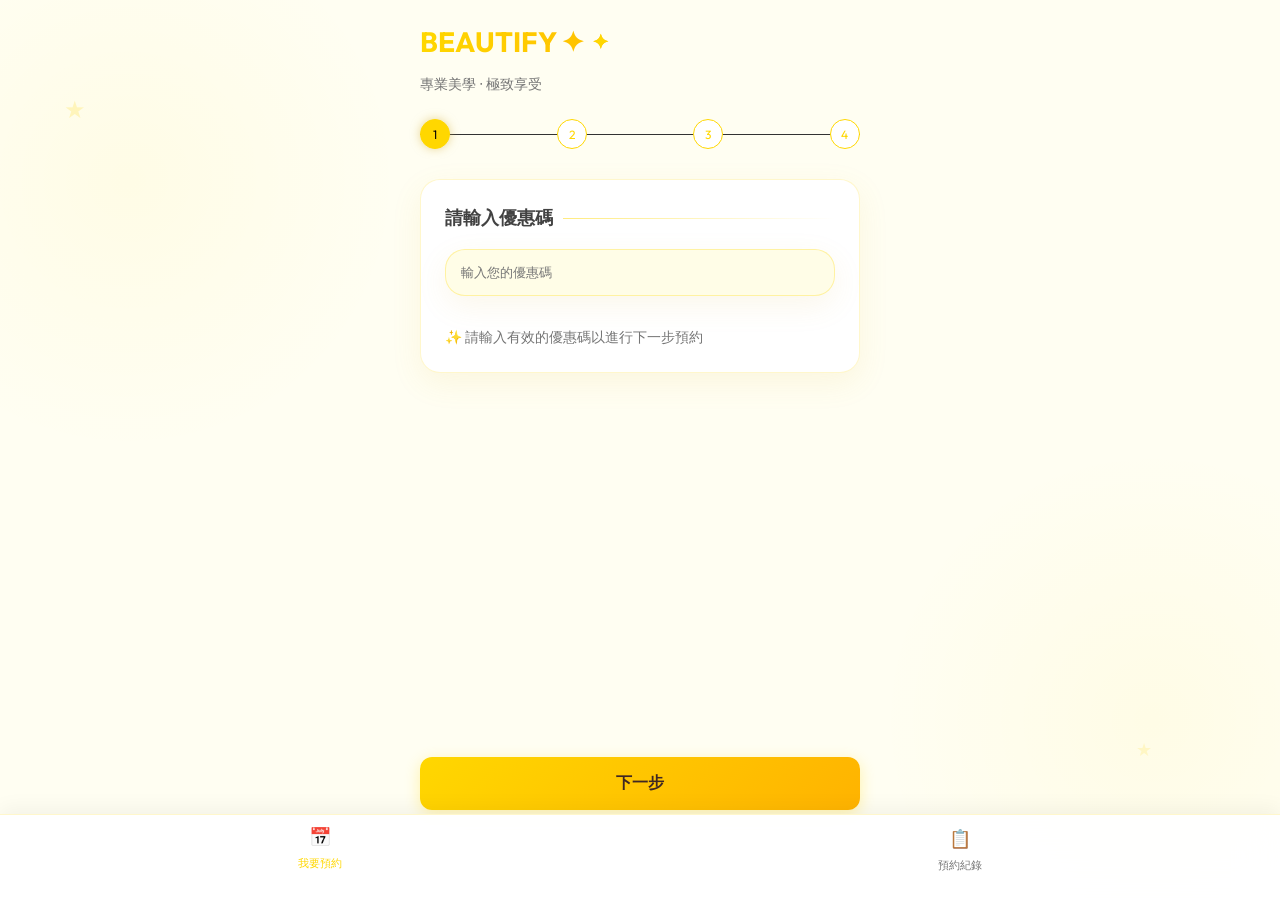
<file: index.html>
<!DOCTYPE html>
<html lang="zh-Hant">
<head>
    <meta charset="UTF-8">
    <meta name="viewport" content="width=device-width, initial-scale=1.0, maximum-scale=1.0, user-scalable=no">
    <title>線上美學預約系統</title>
    <link rel="preconnect" href="https://fonts.googleapis.com">
    <link rel="preconnect" href="https://fonts.gstatic.com" crossorigin>
    <link href="https://fonts.googleapis.com/css2?family=Outfit:wght@300;400;600;700&display=swap" rel="stylesheet">
    <link rel="stylesheet" href="style.css">
    <script src="https://static.line-scdn.net/liff/edge/2/sdk.js"></script>
</head>
<body>
    <div id="app">
        <!-- Floating Stars Background -->
        <div class="stars-container">
            <div class="star" style="top: 5%; left: 10%; animation-delay: 0s;">★</div>
            <div class="star" style="top: 15%; left: 85%; animation-delay: 1s;">★</div>
            <div class="star" style="top: 40%; left: 5%; animation-delay: 2s;">★</div>
            <div class="star" style="top: 60%; left: 90%; animation-delay: 1.5s;">★</div>
            <div class="star" style="top: 80%; left: 15%; animation-delay: 3s;">★</div>
        </div>
        <!-- Header -->
        <header>
            <h1>BEAUTIFY ✦</h1>
            <p class="subtitle">專業美學 ‧ 極致享受</p>
        </header>

        <!-- Progress Indicator -->
        <div class="step-indicator">
            <div class="step active" id="s1">1</div>
            <div class="step" id="s2">2</div>
            <div class="step" id="s3">3</div>
            <div class="step" id="s4">4</div>
        </div>

        <!-- Step 1: Promo Code Selection -->
        <section id="step1" class="card">
            <div class="section-title">請輸入優惠碼</div>
            <div class="input-group">
                <input type="text" id="promoCodeInput" placeholder="輸入您的優惠碼" class="card" style="width: 100%; border: 1px solid rgba(255,215,0,0.3); background: #FFFDE7; color: var(--text); padding: 15px; margin-bottom: 10px;">
                <p id="promo-msg" style="font-size: 12px; margin-top: 5px;"></p>
            </div>
            <div style="font-size: 14px; color: var(--text-muted); margin-top: 20px;">
                ✨ 請輸入有效的優惠碼以進行下一步預約
            </div>
        </section>

        <!-- Step 2: Service Selection -->
        <section id="step2" class="card hidden">
            <div class="section-title">選擇服務項目</div>
            <div id="service-list" class="item-list">
                <!-- Services injected here -->
            </div>
        </section>

        <!-- Step 3: Date & Time Selection -->
        <section id="step3" class="card hidden">
            <div class="section-title">選擇日期</div>
            <input type="date" id="dateInput" class="card" style="width: 100%; border: 1px solid rgba(255,215,0,0.3); background: #FFFDE7; color: var(--text); margin-bottom: 8px;">
            <div style="text-align: right; font-size: 12px; color: #ff4d4d; margin-bottom: 20px; font-weight: 600;">※ 僅每週三、六可預約</div>
            
            <div class="section-title">選擇預約時段</div>
            <div id="slot-list" class="slot-grid">
                <!-- Slots injected here -->
            </div>
        </section>

        <!-- Step 4: Personal Info & Summary -->
        <section id="step4" class="card hidden">
            <div class="section-title">填寫聯絡資訊</div>
            <div class="input-group" style="margin-bottom: 20px;">
                <label style="display: block; margin-bottom: 8px; font-size: 14px; color: var(--text-muted);">姓名</label>
                <input type="text" id="clientName" placeholder="請輸入姓名" class="card" style="width: 100%; border: 1px solid rgba(255,215,0,0.3); background: #FFFDE7; color: var(--text); padding: 12px;">
            </div>
            <div class="input-group" style="margin-bottom: 20px;">
                <label style="display: block; margin-bottom: 8px; font-size: 14px; color: var(--text-muted);">電話</label>
                <input type="tel" id="clientPhone" placeholder="請輸入電話" class="card" style="width: 100%; border: 1px solid rgba(255,215,0,0.3); background: #FFFDE7; color: var(--text); padding: 12px;">
            </div>

            <div class="section-title">確認預約資訊</div>
            <div id="summary" class="item-list" style="margin-bottom: 20px;">
                <!-- Summary content here -->
            </div>
            <!-- Removed deposit notice -->
        </section>

        <!-- Action Button -->
        <button id="nextBtn" class="btn-primary" disabled>下一步</button>

        <!-- History View (Initially Hidden) -->
        <section id="history-view" class="hidden" style="flex: 1; overflow-y: auto;">
            <div class="section-title">我的預約紀錄</div>
            <div id="booking-history" class="item-list">
                <!-- History injected here -->
            </div>
        </section>

        <!-- Bottom Navigation -->
        <div class="bottom-nav">
          <div class="nav-item active" onclick="switchView('booking')" id="nav-booking">
             <span style="font-size: 18px;">📅</span>
             <div>我要預約</div>
          </div>
          <div class="nav-item" onclick="switchView('history')" id="nav-history">
             <span style="font-size: 18px;">📋</span>
             <div>預約紀錄</div>
          </div>
        </div>
    </div>

    <script src="script_v2.js"></script>
</body>
</html>
</file>
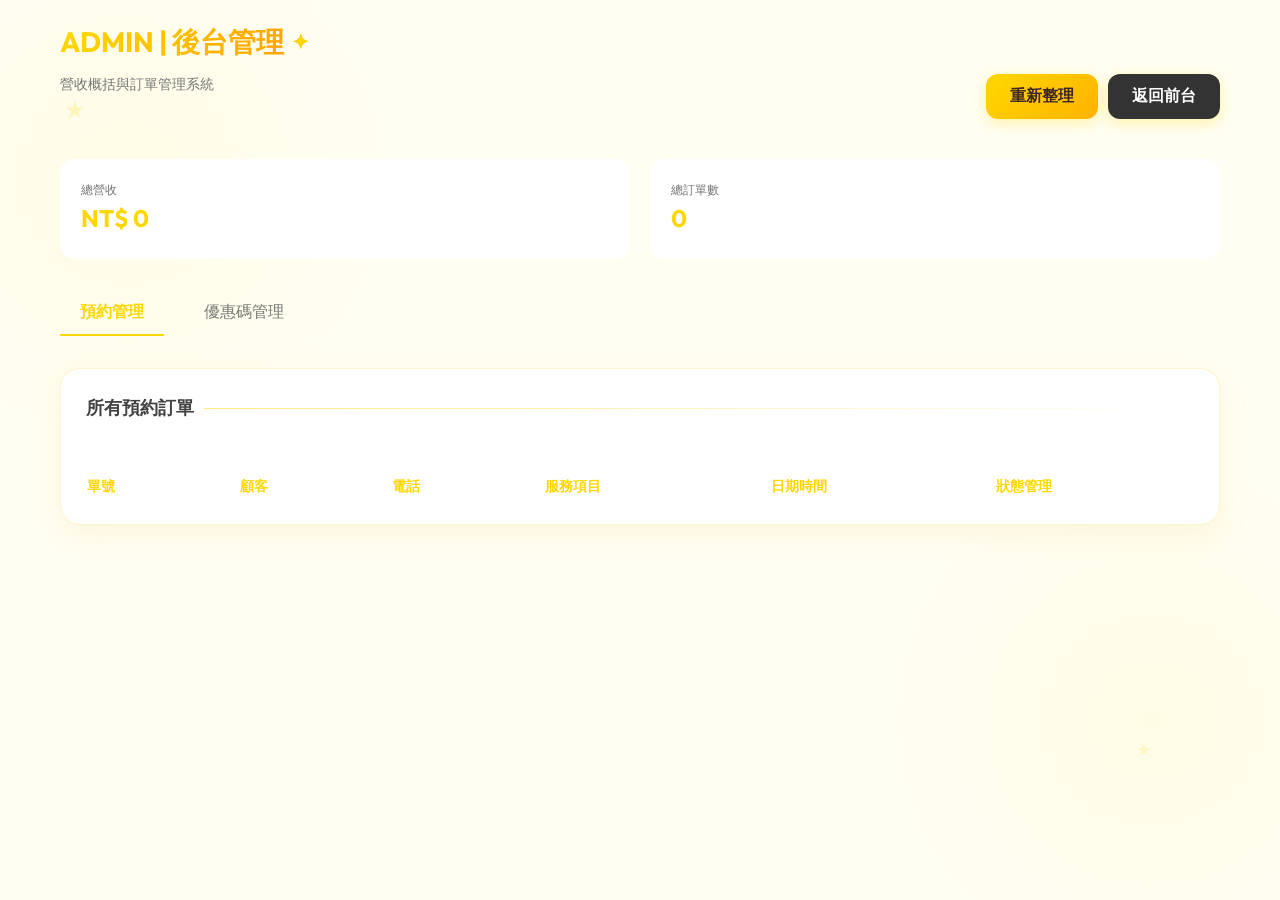
<file: admin.html>
<!DOCTYPE html>
<html lang="zh-Hant">

<head>
    <meta charset="UTF-8">
    <meta name="viewport" content="width=device-width, initial-scale=1.0">
    <title>BEAUTIFY | 管理後台</title>
    <link href="https://fonts.googleapis.com/css2?family=Outfit:wght@300;400;600;700&display=swap" rel="stylesheet">
    <link rel="stylesheet" href="style.css">
    <style>
        .admin-container {
            padding: 20px;
            max-width: 1200px;
            margin: 0 auto;
            min-height: 100vh;
        }

        .stats-grid {
            display: grid;
            grid-template-columns: repeat(auto-fit, minmax(200px, 1fr));
            gap: 20px;
            margin-bottom: 30px;
        }

        .stat-card {
            background: var(--surface);
            padding: 20px;
            border-radius: 15px;
            border: 1px solid rgba(255, 255, 255, 0.1);
        }

        .stat-value {
            font-size: 24px;
            font-weight: 700;
            color: var(--primary);
        }

        .stat-label {
            font-size: 12px;
            color: var(--text-muted);
            text-transform: uppercase;
        }

        table {
            width: 100%;
            border-collapse: collapse;
            margin-top: 20px;
            background: var(--surface);
            border-radius: 15px;
            overflow: hidden;
            border: 1px solid rgba(255, 255, 255, 0.05);
        }

        th,
        td {
            padding: 15px;
            text-align: left;
            border-bottom: 1px solid rgba(255, 255, 255, 0.05);
            color: var(--text);
            font-size: 14px;
        }

        th {
            background: rgba(255, 255, 255, 0.05);
            color: var(--primary);
            font-weight: 600;
        }

        tr:hover {
            background: rgba(255, 255, 255, 0.02);
        }

        select {
            background: #ffffff;
            color: #000000;
            border: 1px solid #cccccc;
            border-radius: 8px;
            padding: 6px 12px;
            font-family: inherit;
            font-size: 13px;
            outline: none;
            cursor: pointer;
            font-weight: 600;
        }

        select:focus {
            border-color: var(--primary);
        }

        .tab {
            padding: 10px 20px;
            cursor: pointer;
            color: var(--text-muted);
            transition: var(--transition);
            border-bottom: 2px solid transparent;
        }

        .tab.active {
            color: var(--primary);
            border-bottom-color: var(--primary);
            font-weight: 600;
        }

        .tab:hover {
            color: var(--text);
        }

        .loading-overlay {
            position: fixed;
            top: 0;
            left: 0;
            right: 0;
            bottom: 0;
            background: var(--bg);
            display: flex;
            align-items: center;
            justify-content: center;
            z-index: 2000;
            opacity: 1;
            transition: opacity 0.5s;
        }

        .hidden {
            display: none !important;
        }

        .fade-out {
            opacity: 0;
            pointer-events: none;
        }

        /* Modal Styles */
        .modal {
            position: fixed;
            top: 0;
            left: 0;
            width: 100%;
            height: 100%;
            background: rgba(0, 0, 0, 0.8);
            display: flex;
            align-items: center;
            justify-content: center;
            z-index: 3000;
            backdrop-filter: blur(5px);
        }

        .modal-content {
            background: var(--surface);
            padding: 30px;
            border-radius: 20px;
            width: 90%;
            max-width: 400px;
            border: 1px solid rgba(255, 255, 255, 0.1);
        }

        .form-group {
            margin-bottom: 20px;
        }

        .form-group label {
            display: block;
            margin-bottom: 8px;
            color: var(--text-muted);
            font-size: 13px;
        }

        .form-group input {
            width: 100%;
            background: rgba(255, 255, 255, 0.05);
            border: 1px solid rgba(255, 255, 255, 0.1);
            padding: 12px;
            border-radius: 10px;
            color: white;
            outline: none;
        }

        .form-group input:focus {
            border-color: var(--primary);
        }
    </style>
</head>

<body>
    <div id="loading" class="loading-overlay">
        <div style="text-align: center;">
            <h1 style="margin-bottom: 10px;">BEAUTIFY</h1>
            <p style="color: var(--text-muted);">正在加載管理數據...</p>
        </div>
    </div>

    <div class="admin-container">
        <header
            style="display: flex; justify-content: space-between; align-items: flex-end; margin-bottom: 40px; flex-wrap: wrap; gap: 20px;">
            <div>
                <h1>ADMIN | 後台管理</h1>
                <p class="subtitle">營收概括與訂單管理系統</p>
            </div>
            <div style="display: flex; gap: 10px;">
                <button class="btn-primary" onclick="loadData()"
                    style="width: auto; padding: 12px 24px; margin: 0;">重新整理</button>
                <button class="btn-primary" onclick="location.href='index.html'"
                    style="width: auto; padding: 12px 24px; margin: 0; background: #333; color: white;">返回前台</button>
            </div>
        </header>

        <!-- Stats Overview -->
        <div class="stats-grid">
            <div class="stat-card">
                <div class="stat-label">總營收</div>
                <div class="stat-value" id="totalIncome">NT$ 0</div>
            </div>
            <div class="stat-card">
                <div class="stat-label">總訂單數</div>
                <div class="stat-value" id="totalCount">0</div>
            </div>
            <div class="stat-card" style="display:none;">
                <div class="stat-label">設計師業績</div>
                <div id="designer-stats" style="margin-top: 10px; font-size: 12px; line-height: 1.8;">
                    載入中...
                </div>
            </div>
        </div>

        <div style="display: flex; gap: 20px; border-bottom: 2px solid rgba(255,255,255,0.05); margin-bottom: 30px;">
            <div class="tab active" onclick="switchAdminTab('bookings')" id="tab-bookings">預約管理</div>
            <div class="tab" style="display:none;" onclick="switchAdminTab('designers')" id="tab-designers">人員管理</div>
            <div class="tab" style="display:none;" onclick="switchAdminTab('groups')" id="tab-groups">時段群組管理</div>
            <div class="tab" onclick="switchAdminTab('promos')" id="tab-promos">優惠碼管理</div>
        </div>

        <!-- Booking List View -->
        <div id="view-bookings">
            <section class="card" style="padding: 10px;">
                <div class="section-title" style="padding: 15px 15px 0 15px;">所有預約訂單</div>
                <div style="overflow-x: auto;">
                    <table id="bookingTable">
                        <thead>
                            <tr>
                                <th>單號</th>
                                <th>顧客</th>
                                <th>電話</th>
                                <th>服務項目</th>
                                <th>日期時間</th>
                                <th style="display:none;">金額</th>
                                <th>狀態管理</th>
                            </tr>
                        </thead>
                        <tbody id="booking-list">
                            <!-- Data rows here -->
                        </tbody>
                    </table>
                </div>
            </section>
        </div>

        <!-- Designer Management View -->
        <div id="view-designers" class="hidden">
            <div style="display: flex; justify-content: flex-end; margin-bottom: 20px;">
                <button class="btn-primary" style="width: auto; padding: 10px 20px;" onclick="addDesigner()">+
                    新增設計師</button>
            </div>
            <section class="card" style="padding: 10px;">
                <div class="section-title" style="padding: 15px 15px 0 15px;">設計師 / 美容師名冊</div>
                <div style="overflow-x: auto;">
                    <table>
                        <thead>
                            <tr>
                                <th>ID</th>
                                <th>美照</th>
                                <th>姓名</th>
                                <th>專業領域</th>
                                <th>工作時數</th>
                                <th>休假日</th>
                                <th>時段間隔</th>
                                <th>目前狀態</th>
                                <th>操作</th>
                            </tr>
                        </thead>
                        <tbody id="designer-list-admin">
                            <!-- Designer rows here -->
                        </tbody>
                    </table>
                </div>
            </section>
        </div>

        <!-- Slot Groups View -->
        <div id="view-groups" class="hidden">
            <div style="display: flex; justify-content: flex-end; margin-bottom: 20px;">
                <button class="btn-primary" style="width: auto; padding: 10px 20px;" onclick="openGroupModal()">+
                    新增時段群組</button>
            </div>
            <section class="card" style="padding: 10px;">
                <div class="section-title" style="padding: 15px 15px 0 15px;">時段群組清單</div>
                <div style="overflow-x: auto;">
                    <table>
                        <thead>
                            <tr>
                                <th>群組名稱</th>
                                <th>包含時段</th>
                                <th>操作</th>
                            </tr>
                        </thead>
                        <tbody id="group-list-admin"></tbody>
                    </table>
                </div>
            </section>
        </div>

        <!-- Promo Code Management View -->
        <div id="view-promos" class="hidden">
            <div style="display: flex; justify-content: flex-end; margin-bottom: 20px;">
                <button class="btn-primary" style="width: auto; padding: 10px 20px;" onclick="openPromoModal()">+
                    新增優惠碼</button>
            </div>
            <section class="card" style="padding: 10px;">
                <div class="section-title" style="padding: 15px 15px 0 15px;">優惠碼統計與管理</div>
                <div style="overflow-x: auto;">
                    <table>
                        <thead>
                            <tr>
                                <th>優惠碼</th>
                                <th>描述</th>
                                <th>對象/推薦人</th>
                                <th>帶客數 (人)</th>
                                <th>狀態</th>
                                <th>操作</th>
                            </tr>
                        </thead>
                        <tbody id="promo-list-admin"></tbody>
                    </table>
                </div>
            </section>
        </div>
    </div>

    <!-- Designer Modal -->
    <div id="designerModal" class="modal hidden">
        <div class="modal-content">
            <h2 id="modalTitle">新增設計師</h2>
            <input type="hidden" id="editDesignerId">
            <div class="form-group">
                <label>姓名</label>
                <input type="text" id="designerName" placeholder="例如：Alice">
            </div>
            <div class="form-group">
                <label>專業領域</label>
                <input type="text" id="designerSpecialty" placeholder="例如：專業美甲師">
            </div>
            <div class="form-group">
                <label>休假日</label>
                <input type="text" id="designerOffDays" placeholder="例如：Monday">
            </div>
            <div class="form-group">
                <label>所屬時段群組 (套用後將覆蓋手動設定)</label>
                <select id="designerGroupId"
                    style="width: 100%; background: rgba(255, 255, 255, 0.05); border: 1px solid rgba(255, 255, 255, 0.1); padding: 12px; border-radius: 10px; color: white;">
                    <option value="">-- 手動模式 (使用下方時間設定) --</option>
                </select>
            </div>
            <div class="form-group">
                <label>服務開始時間</label>
                <select id="designerStartHour"
                    style="width: 100%; background: rgba(255, 255, 255, 0.05); border: 1px solid rgba(255, 255, 255, 0.1); padding: 12px; border-radius: 10px; color: white;">
                    <option value="8">08:00</option>
                    <option value="9">09:00</option>
                    <option value="10" selected>10:00</option>
                    <option value="11">11:00</option>
                    <option value="12">12:00</option>
                    <option value="13">13:00</option>
                </select>
            </div>
            <div class="form-group">
                <label>服務結束時間</label>
                <select id="designerEndHour"
                    style="width: 100%; background: rgba(255, 255, 255, 0.05); border: 1px solid rgba(255, 255, 255, 0.1); padding: 12px; border-radius: 10px; color: white;">
                    <option value="18">18:00</option>
                    <option value="19">19:00</option>
                    <option value="20" selected>20:00</option>
                    <option value="21">21:00</option>
                    <option value="22">22:00</option>
                    <option value="23">23:00</option>
                </select>
            </div>
            <div class="form-group">
                <label>時段間隔 (分鐘)</label>
                <select id="designerSlotInterval"
                    style="width: 100%; background: rgba(255, 255, 255, 0.05); border: 1px solid rgba(255, 255, 255, 0.1); padding: 12px; border-radius: 10px; color: white;">
                    <option value="30">30 分鐘</option>
                    <option value="45">45 分鐘</option>
                    <option value="60">60 分鐘</option>
                    <option value="90">90 分鐘</option>
                </select>
            </div>
            <div class="form-group">
                <label>照片 URL</label>
                <input type="text" id="designerPhoto" placeholder="https://...">
            </div>
            <div style="display: flex; gap: 10px; margin-top: 30px;">
                <button class="btn-primary" onclick="saveDesigner()">儲存資料</button>
                <button class="btn-primary" style="background: #333;" onclick="closeModal()">取消</button>
            </div>
        </div>
    </div>

    <!-- Group Modal -->
    <div id="groupModal" class="modal hidden">
        <div class="modal-content">
            <h2 id="groupModalTitle">新增時段群組</h2>
            <input type="hidden" id="editGroupId">
            <div class="form-group">
                <label>群組名稱</label>
                <input type="text" id="groupName" placeholder="例如：早班群組">
            </div>
            <div class="form-group">
                <label>包含時段 (以半形逗點分隔，如 10:00,11:30,14:00)</label>
                <textarea id="groupSlots" rows="4"
                    style="width: 100%; background: rgba(255, 255, 255, 0.05); border: 1px solid rgba(255, 255, 255, 0.1); padding: 12px; border-radius: 10px; color: white; outline: none;"></textarea>
            </div>
            <div style="display: flex; gap: 10px; margin-top: 30px;">
                <button class="btn-primary" onclick="saveSlotGroup()">儲存群組</button>
                <button class="btn-primary" style="background: #333;" onclick="closeGroupModal()">取消</button>
            </div>
        </div>
    </div>

    <!-- Promo Code Modal -->
    <div id="promoModal" class="modal hidden">
        <div class="modal-content">
            <h2 id="promoModalTitle">新增優惠碼</h2>
            <div class="form-group">
                <label>優惠碼 (必填)</label>
                <input type="text" id="promoCode" placeholder="例如：HELLO2024">
            </div>
            <div class="form-group">
                <label>描述</label>
                <input type="text" id="promoDesc" placeholder="例如：新朋友 8 折優惠">
            </div>
            <div class="form-group">
                <label>對象/推薦人 ID</label>
                <input type="text" id="promoReferral" placeholder="推薦人姓名或 ID">
            </div>
            <div class="form-group">
                <label>狀態</label>
                <select id="promoStatus"
                    style="width: 100%; background: rgba(255, 255, 255, 0.05); border: 1px solid rgba(255, 255, 255, 0.1); padding: 12px; border-radius: 10px; color: white;">
                    <option value="Active">🟢 啟用中</option>
                    <option value="Inactive">🔴 已停用</option>
                </select>
            </div>
            <div style="display: flex; gap: 10px; margin-top: 30px;">
                <button class="btn-primary" onclick="savePromoCode()">儲存優惠碼</button>
                <button class="btn-primary" style="background: #333;" onclick="closePromoModal()">取消</button>
            </div>
        </div>
    </div>

    <script src="admin.js"></script>
</body>

</html>
</file>
<file: style.css>
/* 
 * Beauty Reservation System - Premium Design System
 */

:root {
  --primary: #FFD700;
  /* Gold/Yellow */
  --secondary: #FFF9C4;
  /* Light Yellow Background */
  --accent: #FFC107;
  /* Amber */
  --bg: #FFFEF2;
  /* Very Light Cream */
  --surface: #FFFFFF;
  /* White Surface */
  --text: #424242;
  /* Dark Grey Text */
  --text-muted: #757575;
  /* Muted Text */
  --transition: all 0.4s cubic-bezier(0.16, 1, 0.3, 1);
  --star-color: #FFD700;
}

* {
  box-sizing: border-box;
  margin: 0;
  padding: 0;
  -webkit-tap-highlight-color: transparent;
}

body {
  font-family: 'Outfit', 'Inter', sans-serif;
  background-color: var(--bg);
  background-image: 
    radial-gradient(circle at 10% 20%, rgba(255, 215, 0, 0.05) 0%, transparent 20%),
    radial-gradient(circle at 90% 80%, rgba(255, 215, 0, 0.05) 0%, transparent 20%);
  color: var(--text);
  line-height: 1.6;
  overflow-x: hidden;
  min-height: 100vh;
  position: relative;
}

body::before {
  content: '★';
  position: fixed;
  top: 10%;
  left: 5%;
  font-size: 24px;
  color: var(--primary);
  opacity: 0.2;
  animation: twinkle 3s infinite ease-in-out;
}

body::after {
  content: '★';
  position: fixed;
  bottom: 15%;
  right: 10%;
  font-size: 18px;
  color: var(--primary);
  opacity: 0.15;
  animation: twinkle 4s infinite ease-in-out 1s;
}

@keyframes twinkle {
  0%, 100% { opacity: 0.1; transform: scale(1); }
  50% { opacity: 0.4; transform: scale(1.2); }
}

#app {
  max-width: 480px;
  margin: 0 auto;
  min-height: 100vh;
  padding: 20px 20px 120px 20px;
  /* Space for fixed bottom nav and button */
  display: flex;
  flex-direction: column;
  position: relative;
}

/* Glassmorphism Card Style */
.card {
  background: var(--surface);
  border: 1px solid rgba(255, 215, 0, 0.2);
  border-radius: 20px;
  padding: 24px;
  margin-bottom: 16px;
  box-shadow: 0 10px 30px rgba(212, 175, 55, 0.1);
  transition: var(--transition);
  animation: slideUp 0.6s ease-out forwards;
}

.card:active {
  transform: scale(0.98);
}

h1 {
  font-size: 28px;
  font-weight: 700;
  margin-bottom: 8px;
  background: linear-gradient(to right, #FFD700, #FFA000);
  -webkit-background-clip: text;
  -webkit-text-fill-color: transparent;
  display: flex;
  align-items: center;
  gap: 8px;
}

h1::after {
  content: '✦';
  font-size: 20px;
  -webkit-text-fill-color: var(--primary);
}

.subtitle {
  font-size: 14px;
  color: var(--text-muted);
  margin-bottom: 24px;
}

/* Sections */
.section-title {
  font-size: 18px;
  font-weight: 600;
  margin-bottom: 16px;
  display: flex;
  align-items: center;
  gap: 10px;
}

.section-title::after {
  content: '';
  flex-grow: 1;
  height: 1px;
  background: linear-gradient(to right, rgba(255, 215, 0, 0.5), transparent);
}

/* Item Grids */
.item-grid {
  display: grid;
  grid-template-columns: repeat(2, 1fr);
  gap: 12px;
}

.item-list {
  display: flex;
  flex-direction: column;
  gap: 12px;
}

/* Designer Card */
.designer-card {
  text-align: center;
}

.designer-card img {
  width: 80px;
  height: 80px;
  border-radius: 50%;
  object-fit: cover;
  border: 2px solid var(--primary);
  margin-bottom: 12px;
  box-shadow: 0 0 15px rgba(212, 175, 55, 0.3);
}

/* Selected State */
.selected {
  border: 2px solid var(--primary) !important;
  background: rgba(212, 175, 55, 0.1) !important;
}

/* Buttons */
.btn-primary {
  width: 100%;
  background: linear-gradient(135deg, #FFD700, #FFB300);
  color: #3E2723;
  border: none;
  border-radius: 12px;
  padding: 16px;
  font-size: 16px;
  font-weight: 700;
  cursor: pointer;
  margin-top: auto;
  box-shadow: 0 4px 15px rgba(255, 215, 0, 0.3);
  transition: var(--transition);
}

.btn-primary:disabled {
  background: #333;
  color: #666;
  box-shadow: none;
}

/* Bottom Navigation Bar */
.bottom-nav {
  position: fixed;
  bottom: 0;
  left: 0;
  right: 0;
  background: rgba(255, 255, 255, 0.95);
  backdrop-filter: blur(20px);
  -webkit-backdrop-filter: blur(20px);
  border-top: 1px solid rgba(255, 215, 0, 0.2);
  display: flex;
  justify-content: space-around;
  padding: 10px 0 25px 0;
  z-index: 1000;
  box-shadow: 0 -5px 20px rgba(0,0,0,0.05);
}

.nav-item {
  text-align: center;
  font-size: 11px;
  color: var(--text-muted);
  cursor: pointer;
  transition: var(--transition);
  flex: 1;
}

.nav-item.active {
  color: var(--primary);
  transform: translateY(-2px);
}

.nav-item div {
  margin-top: 4px;
}

/* Adjust app container for bottom nav */
#app {
  padding-bottom: 90px;
}

/* Status Badges & Buttons */
.status-badge {
  padding: 4px 10px;
  border-radius: 12px;
  font-size: 11px;
  font-weight: 600;
  text-transform: uppercase;
}

.pending {
  background: rgba(212, 175, 55, 0.2);
  color: #D4AF37;
}

.confirmed {
  background: rgba(76, 175, 80, 0.2);
  color: #4CAF50;
}

.cancelled {
  background: rgba(244, 67, 54, 0.2);
  color: #F44336;
}

.completed {
  background: rgba(33, 150, 243, 0.2);
  color: #2196F3;
}

.btn-cancel {
  background: transparent;
  border: 1px solid #F44336;
  color: #F44336;
  padding: 6px 12px;
  border-radius: 8px;
  font-size: 12px;
  margin-top: 10px;
  cursor: pointer;
  width: 100%;
  transition: var(--transition);
}

.btn-cancel:active {
  background: rgba(244, 67, 54, 0.1);
}

/* Time Slot Selector */
.slot-grid {
  display: grid;
  grid-template-columns: repeat(3, 1fr);
  gap: 8px;
}

.slot {
  background: #FFFDE7;
  border: 1px solid rgba(255, 215, 0, 0.3);
  padding: 10px;
  text-align: center;
  border-radius: 8px;
  font-size: 14px;
  cursor: pointer;
  transition: var(--transition);
  color: var(--text);
}

.slot:active {
  transform: scale(0.95);
}

.slot.selected {
  background: var(--primary) !important;
  color: #000 !important;
  border-color: var(--primary) !important;
  box-shadow: 0 0 10px rgba(212, 175, 55, 0.3);
}

.slot.disabled {
  opacity: 0.3;
  cursor: not-allowed;
  background: #F5F5F5 !important;
  border-color: #E0E0E0 !important;
  color: #BDBDBD !important;
  pointer-events: none;
}

/* Animations */
@keyframes slideUp {
  from {
    opacity: 0;
    transform: translateY(20px);
  }

  to {
    opacity: 1;
    transform: translateY(0);
  }
}

/* Floating Stars */
.stars-container {
  position: fixed;
  top: 0;
  left: 0;
  width: 100%;
  height: 100%;
  pointer-events: none;
  z-index: 0;
}

.star {
  position: absolute;
  color: var(--primary);
  font-size: 20px;
  opacity: 0;
  animation: floatStar 5s infinite ease-in-out;
}

@keyframes floatStar {
  0%, 100% { opacity: 0; transform: translateY(0) scale(0.5) rotate(0deg); }
  50% { opacity: 0.3; transform: translateY(-20px) scale(1.2) rotate(20deg); }
}

.hidden {
  display: none !important;
}

/* Modal System */
.modal {
  position: fixed;
  top: 0;
  left: 0;
  right: 0;
  bottom: 0;
  background: rgba(0, 0, 0, 0.8);
  backdrop-filter: blur(8px);
  z-index: 2000;
  display: flex;
  align-items: center;
  justify-content: center;
  padding: 20px;
}

.modal-content {
  background: #FFFFFF;
  border: 1px solid rgba(255, 215, 0, 0.3);
  border-radius: 24px;
  width: 100%;
  max-width: 400px;
  padding: 30px;
  max-height: 90vh;
  overflow-y: auto;
  box-shadow: 0 20px 50px rgba(255, 215, 0, 0.2);
}

.form-group {
  margin-bottom: 20px;
}

.form-group label {
  display: block;
  font-size: 14px;
  color: var(--text-muted);
  margin-bottom: 8px;
}

.form-group input {
  width: 100%;
  background: #FFFDE7;
  border: 1px solid rgba(255, 215, 0, 0.2);
  padding: 12px;
  border-radius: 10px;
  color: var(--text);
  outline: none;
  transition: var(--transition);
}

.form-group input:focus,
.form-group select:focus {
  border-color: var(--primary);
  outline: none;
}

/* Custom select options */
select option {
  background: #FFFFFF;
  color: var(--text);
  padding: 10px;
}

/* Status Bar */
.step-indicator {
  display: flex;
  justify-content: space-between;
  margin-bottom: 30px;
  position: relative;
}

.step-indicator::before {
  content: '';
  position: absolute;
  top: 50%;
  left: 0;
  right: 0;
  height: 1px;
  background: #333;
  z-index: 1;
}

.step {
  width: 30px;
  height: 30px;
  background: #FFFFFF;
  border: 1px solid #FFD700;
  border-radius: 50%;
  display: flex;
  align-items: center;
  justify-content: center;
  font-size: 12px;
  z-index: 2;
  transition: var(--transition);
  color: #FFD700;
}

.step.active {
  background: var(--primary);
  color: #000;
  border-color: var(--primary);
  box-shadow: 0 0 10px rgba(212, 175, 55, 0.5);
}
</file>
